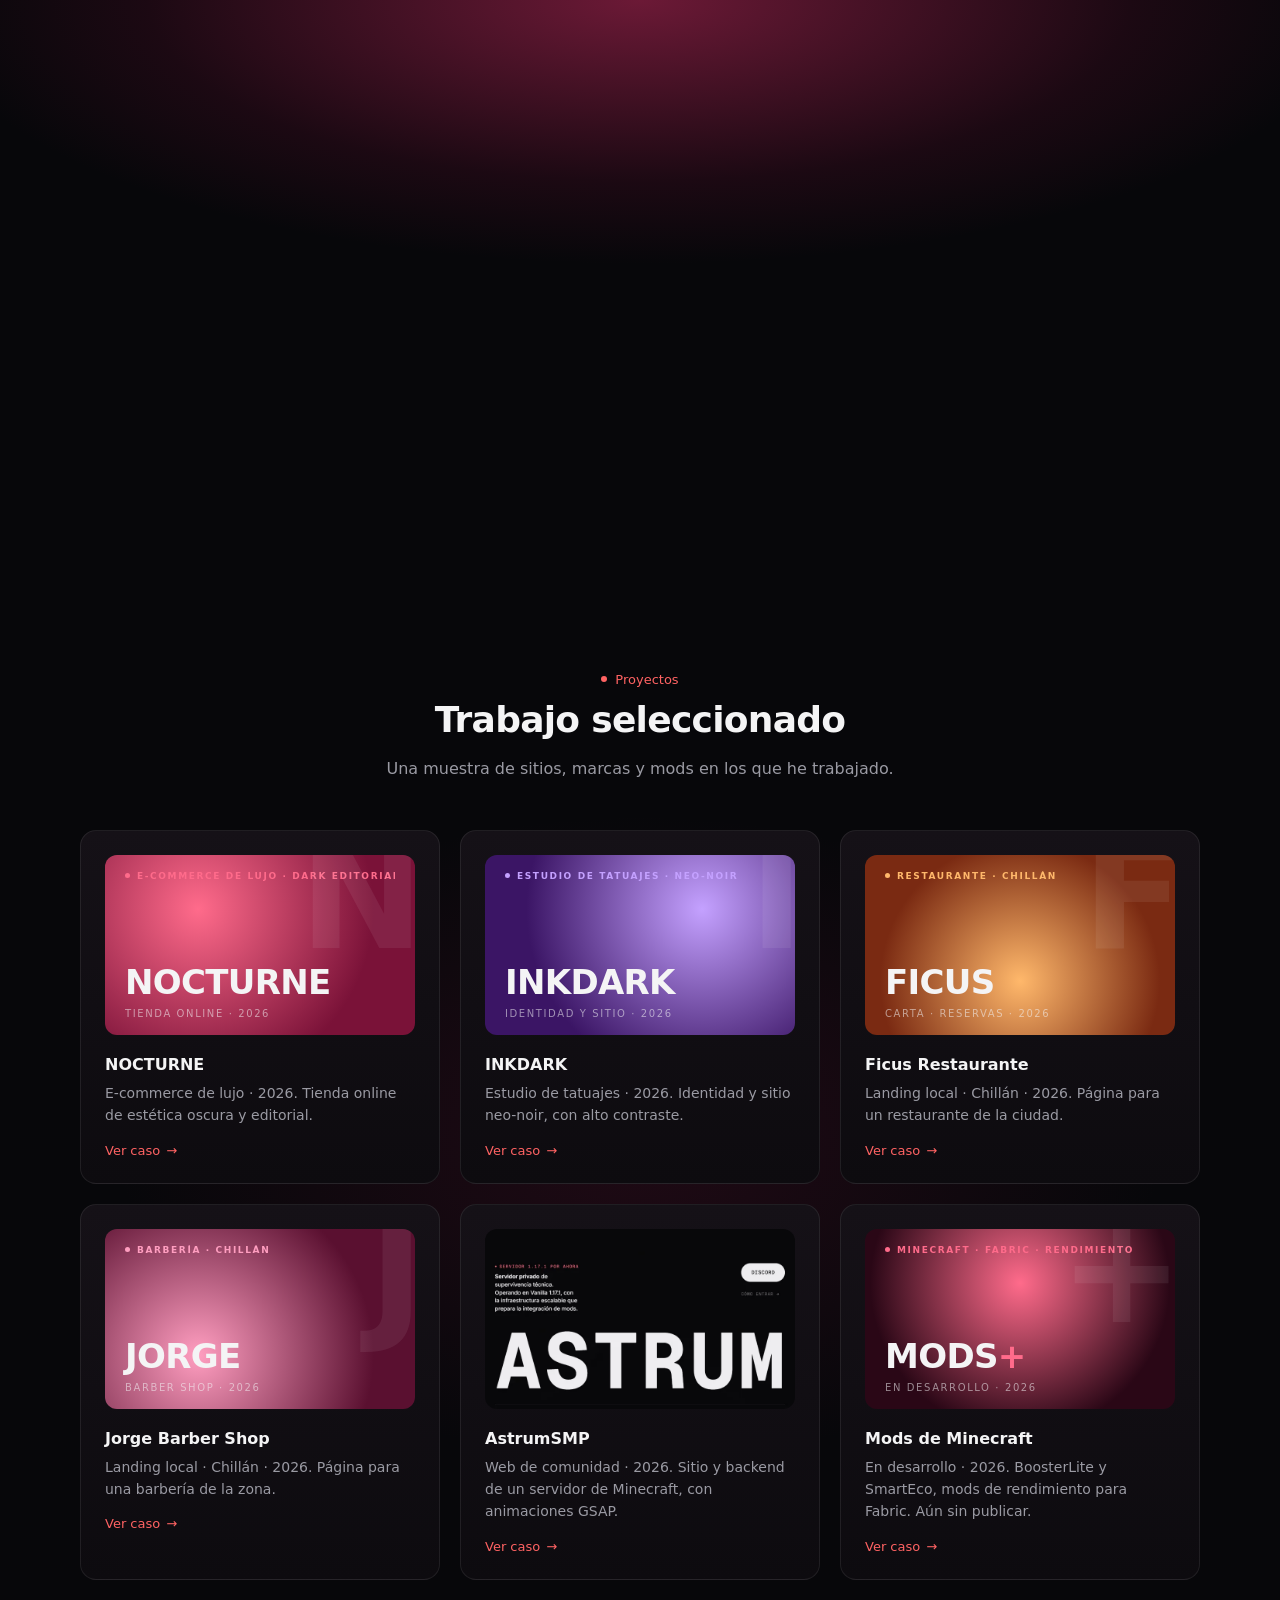
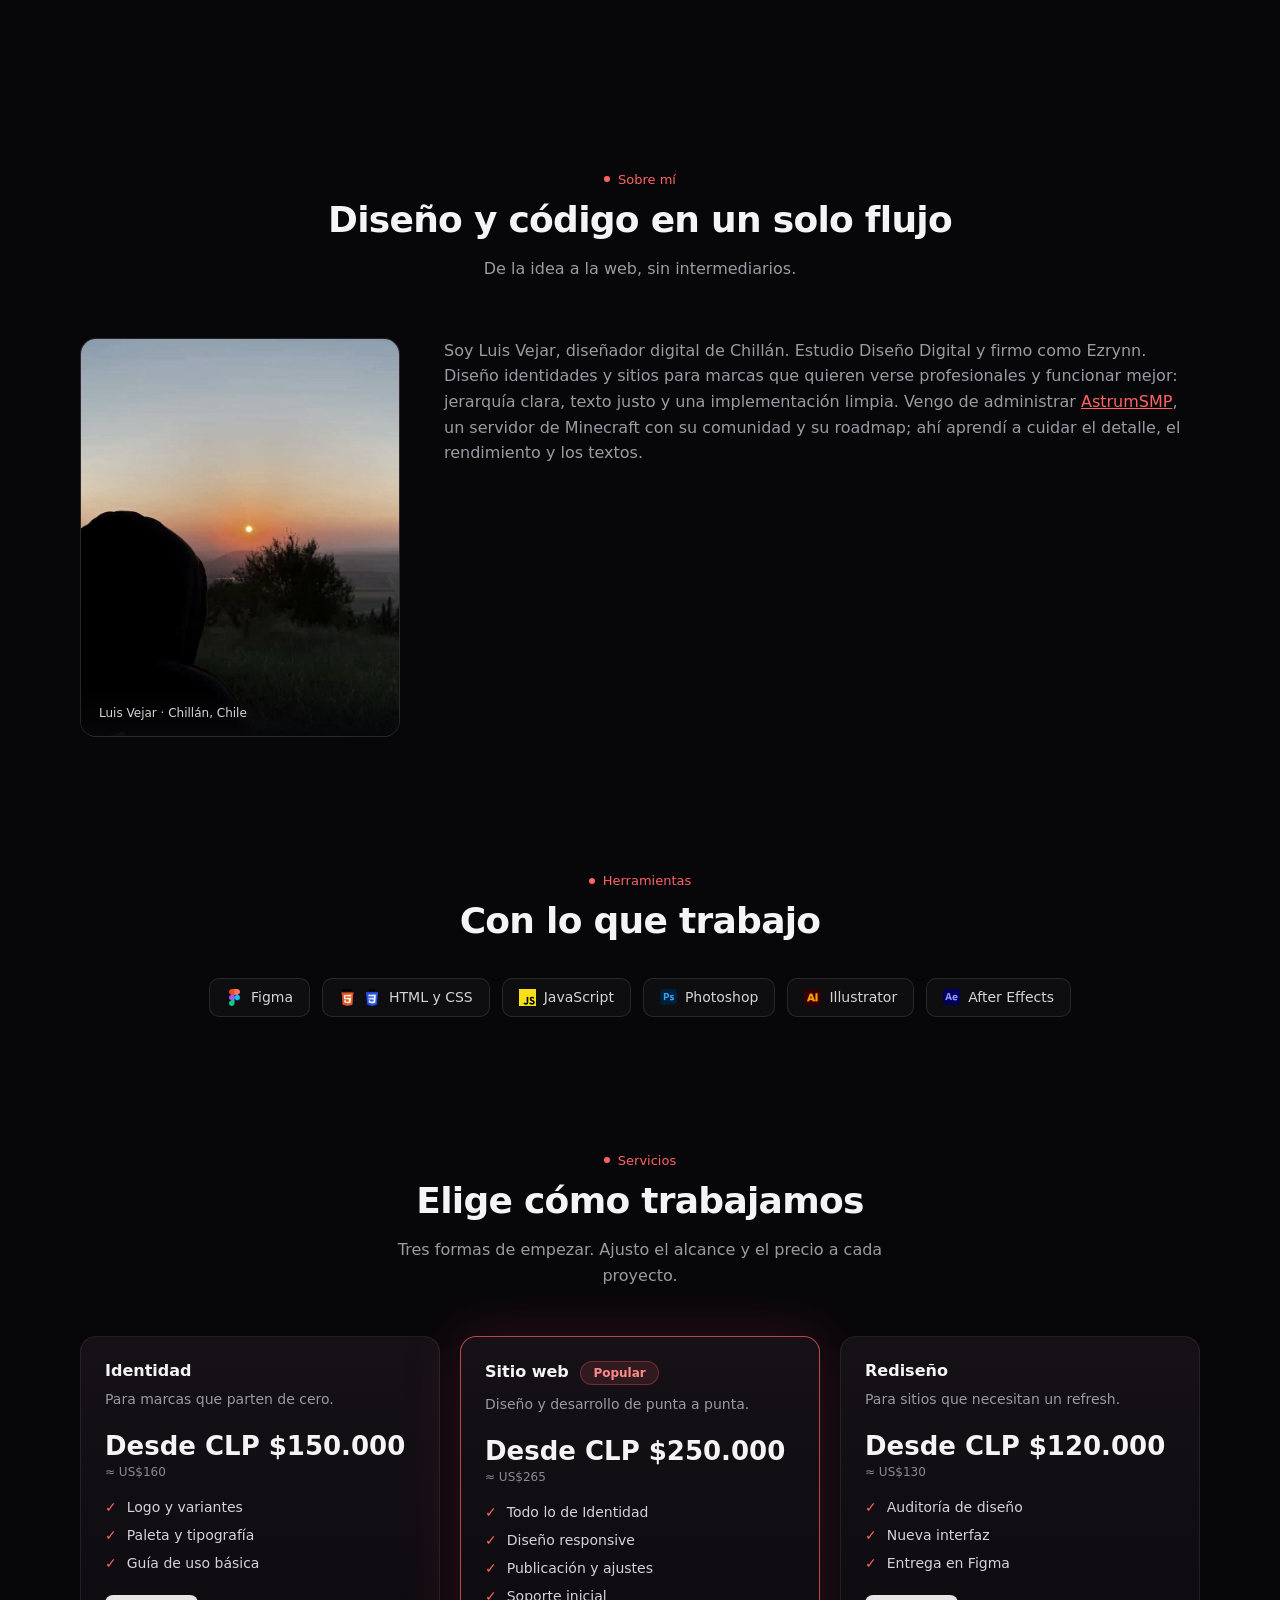
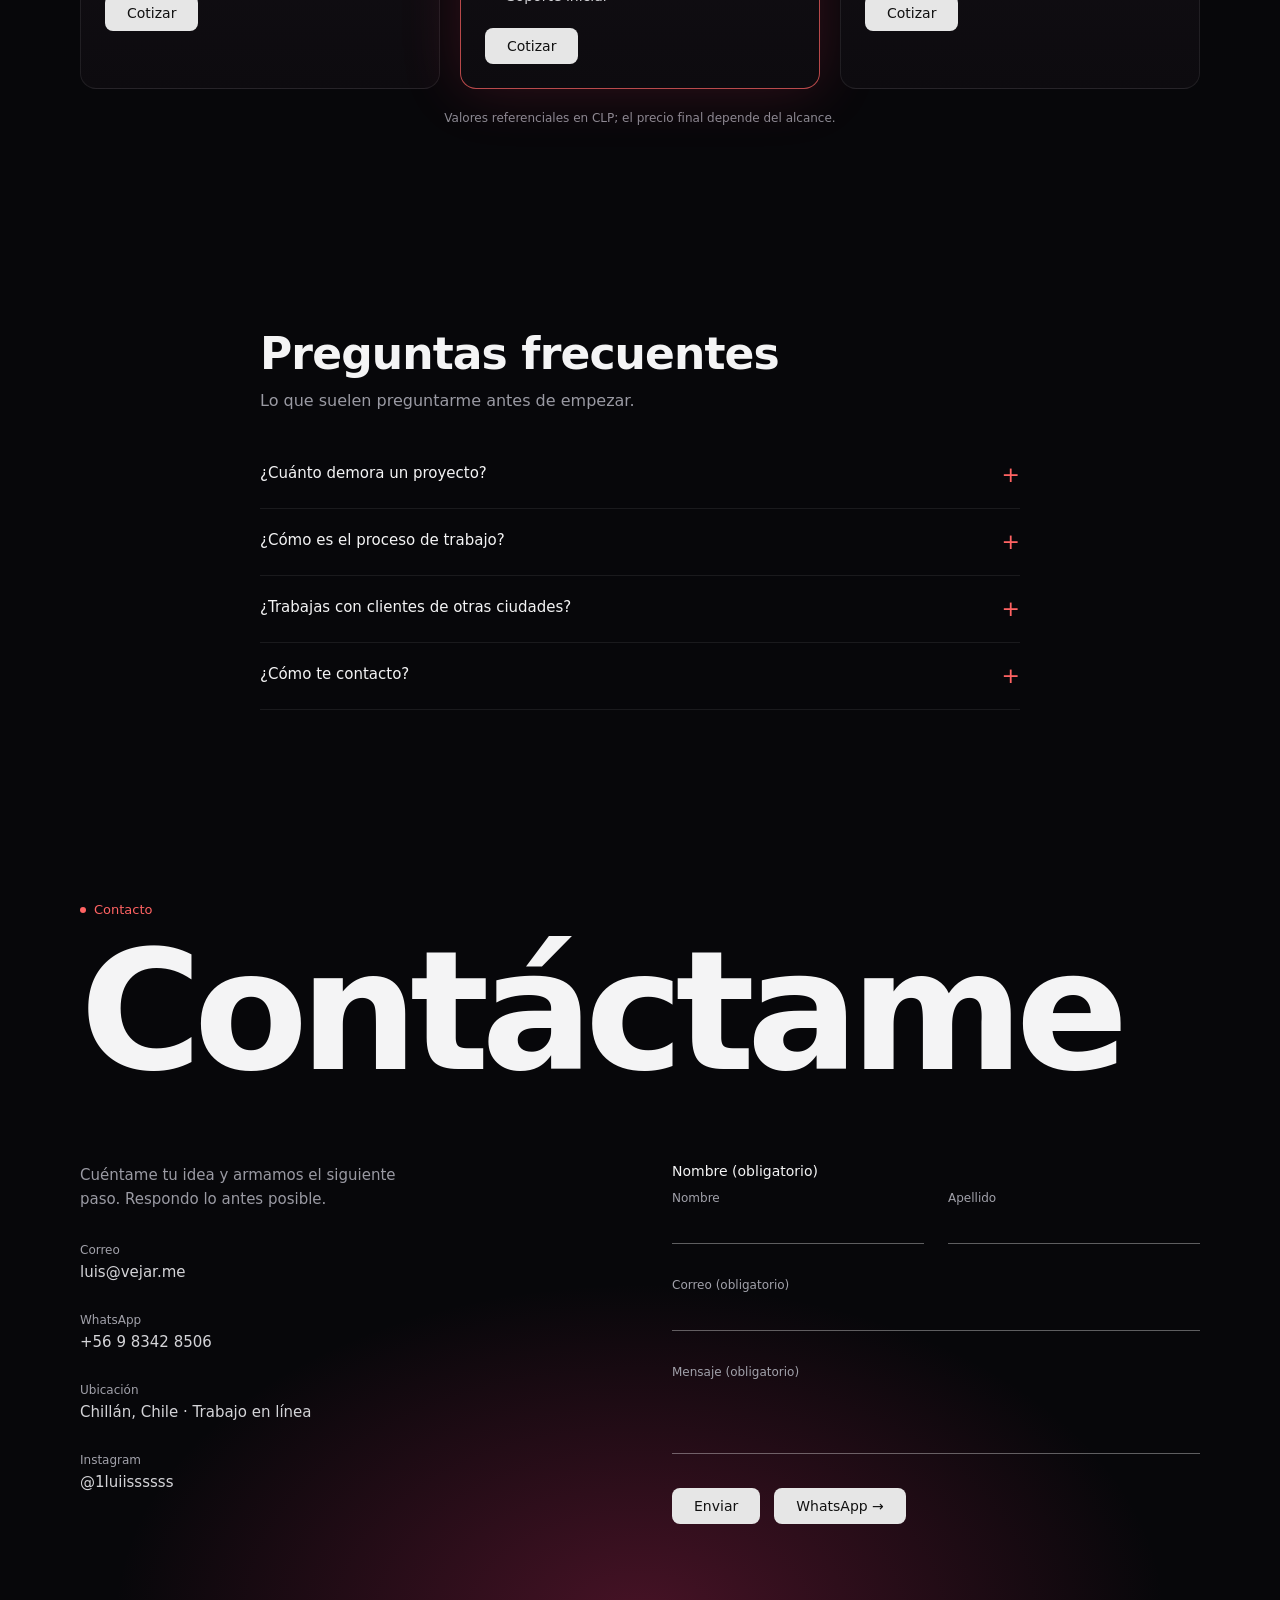
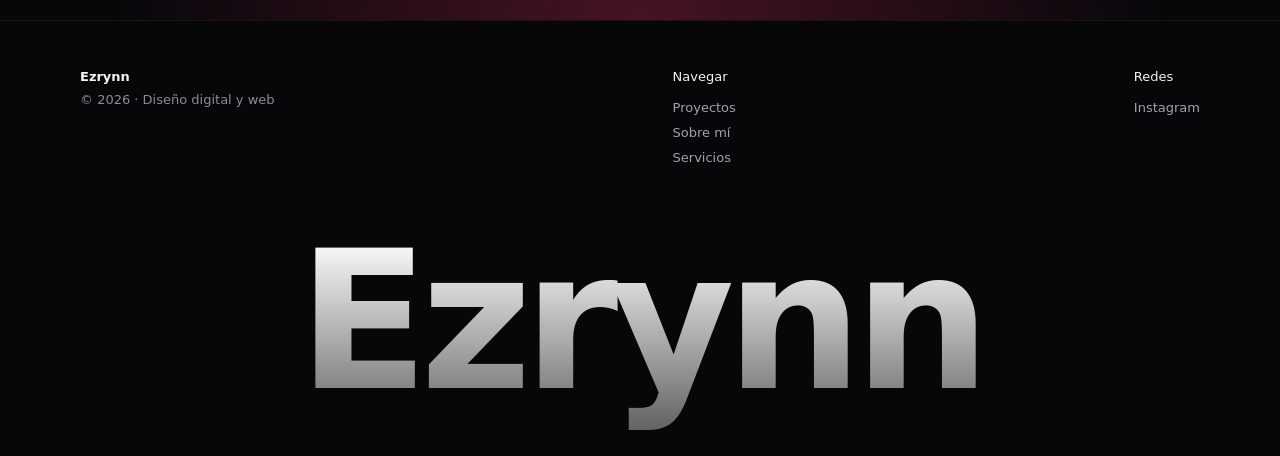
<file: index.html>
<!doctype html>
<html lang="es">
<head>
<meta charset="utf-8">
<meta name="viewport" content="width=device-width, initial-scale=1">
<title>Ezrynn — Portafolio</title>
<meta name="description" content="Portafolio de Ezrynn (Luis Vejar): diseño web, identidad visual e interfaces desde Chillán, Chile.">
<meta name="theme-color" content="#07070a">
<meta property="og:title" content="Ezrynn — Portafolio">
<meta property="og:description" content="Diseño web, identidad visual e interfaces. Disponible para proyectos.">
<meta property="og:image" content="https://vejar.me/og.jpg">
<meta property="og:image:width" content="1200">
<meta property="og:image:height" content="630">
<meta property="og:image:alt" content="Ezrynn — diseño web, identidad visual e interfaces desde Chillán">
<meta property="og:url" content="https://vejar.me/">
<meta property="og:locale" content="es_CL">
<meta property="og:site_name" content="Ezrynn">
<meta name="twitter:card" content="summary_large_image">
<link rel="canonical" href="https://vejar.me/">
<meta http-equiv="Content-Security-Policy" content="default-src 'self'; script-src 'self' 'unsafe-inline' https://gc.zgo.at; style-src 'self' 'unsafe-inline' https://fonts.googleapis.com; font-src https://fonts.gstatic.com; img-src 'self' data: https://vejar.goatcounter.com; connect-src 'self' https://vejar.goatcounter.com;">
<script type="application/ld+json">
{"@context":"https://schema.org","@type":"ProfessionalService","@id":"https://vejar.me/#business","name":"Ezrynn","alternateName":"Luis Vejar","url":"https://vejar.me/","image":"https://vejar.me/og.jpg","logo":"https://vejar.me/og.jpg","email":"luis@vejar.me","telephone":"+56983428506","description":"Diseño web, identidad visual e interfaces desde Chillán, Chile.","priceRange":"$$","address":{"@type":"PostalAddress","addressLocality":"Chillán","addressRegion":"Ñuble","addressCountry":"CL"},"areaServed":["CL","Worldwide"],"sameAs":["https://www.instagram.com/1luiissssss/"],"founder":{"@type":"Person","name":"Luis Vejar","sameAs":["https://www.instagram.com/1luiissssss/"]}}
</script>
<meta name="referrer" content="strict-origin-when-cross-origin">
<link rel="icon" type="image/svg+xml" href="data:image/svg+xml,%3Csvg%20xmlns=%27http://www.w3.org/2000/svg%27%20viewBox=%270%200%20100%20100%27%3E%3Crect%20width=%27100%27%20height=%27100%27%20rx=%2722%27%20fill=%27%23000%27/%3E%3Cpolygon%20fill=%27%23fff%27%20transform=%27translate%2821.00%2022.12%29%20scale%280.1607%29%27%20points=%27135%2C0%20134%2C117%2027%2C78%200%2C163%20111%2C198%2039%2C294%20111%2C346%20179%2C249%20248%2C346%20319%2C293%20249%2C198%20360%2C161%20332%2C78%20225%2C117%20225%2C0%27/%3E%3C/svg%3E">
<script>document.documentElement.className+=' js'</script>
<noscript><style>#pre{display:none}.hz,.rv,.wi{opacity:1!important;transform:none!important}.js .nav{transform:none}</style></noscript>

<link href="https://fonts.googleapis.com/css2?family=Inter:wght@400;500;600;700&display=swap" rel="stylesheet">
<script data-goatcounter="https://vejar.goatcounter.com/count" async src="https://gc.zgo.at/count.js"></script>
<style>
body{margin:0;background:#07070a}
a{color:#a1a1aa;text-decoration:none}a:hover{color:#fff}
.sec{max-width:1120px;margin:0 auto;padding:96px 24px;position:relative}
.eb{color:#ff6363;font-size:13px;font-weight:500;display:flex;gap:8px;align-items:center;justify-content:center}
.eb i{width:6px;height:6px;border-radius:50%;background:#ff6363;display:block}
.h2{font-size:36px;font-weight:600;letter-spacing:-.02em;margin:12px 0 0;text-align:center;color:#f4f4f5;line-height:1.15}
.lead{color:#9a9aa3;font-size:16px;line-height:1.6;text-align:center;max-width:560px;margin:16px auto 0}
.grid{display:grid;grid-template-columns:repeat(auto-fit,minmax(260px,1fr));gap:20px;margin-top:48px}
.card{background:linear-gradient(180deg,#151117,#0d0b0f);border:1px solid rgba(255,255,255,.08);border-radius:16px;padding:24px}
.card h3{margin:0 0 8px;font-size:16px;font-weight:600;color:#f4f4f5}
.card p{margin:0;font-size:14px;line-height:1.6;color:#9a9aa3}
.btn{display:inline-block;background:#e6e6e6;color:#111;font-size:14px;font-weight:500;padding:10px 22px;border-radius:8px}
.btn:hover{color:#111;background:#fff}
.pill{display:inline-block;font-size:12px;color:#ff8a8a;background:rgba(255,99,99,.12);border:1px solid rgba(255,99,99,.3);border-radius:999px;padding:4px 12px}
.thumb{height:180px;border-radius:12px;margin-bottom:20px;position:relative;overflow:hidden}
.thumbp .tp-meta{position:absolute;top:16px;left:20px;right:20px;color:var(--a1);font-size:9px;font-weight:600;letter-spacing:.18em;text-transform:uppercase;white-space:nowrap;overflow:hidden;text-overflow:ellipsis;display:flex;align-items:center;gap:7px}
.thumbp .tp-meta i{width:5px;height:5px;border-radius:50%;background:currentColor;flex:none}
.thumbp .tp-glyph{position:absolute;right:-2px;top:-34px;font-size:150px;font-weight:800;letter-spacing:-.05em;color:rgba(255,255,255,.07);line-height:1;pointer-events:none}
.thumbp .tp-wm{position:absolute;left:20px;bottom:36px;font-size:34px;font-weight:800;letter-spacing:-.02em;color:#f4f4f5;line-height:1}
.thumbp .tp-wm b{color:var(--a1)}
.thumbp .tp-sub{position:absolute;left:20px;right:20px;bottom:16px;font-size:10px;font-weight:500;letter-spacing:.16em;text-transform:uppercase;color:rgba(244,244,245,.55);white-space:nowrap;overflow:hidden;text-overflow:ellipsis}
.chip{display:inline-flex;align-items:center;gap:8px;border:1px solid rgba(255,255,255,.1);background:rgba(255,255,255,.03);color:#d4d4d8;font-size:14px;padding:10px 16px;border-radius:10px}
.chip img{width:17px;height:17px;object-fit:contain;flex:none}
.pr{list-style:none;padding:0;margin:20px 0 24px;display:grid;gap:12px;font-size:14px;color:#d4d4d8}
.pr li:before{content:"✓";color:#ff6363;margin-right:10px}
details{border-bottom:1px solid rgba(255,255,255,.08);padding:22px 0;color:#f4f4f5;font-size:15px;font-weight:500}
summary{cursor:pointer;list-style:none;display:flex;justify-content:space-between}
details p{color:#9a9aa3;font-weight:400;line-height:1.6;margin:12px 0 0;font-size:14px}
.fc{display:grid;align-content:start;gap:10px;font-size:13px}
.cl{display:block;font-size:12px;color:#a1a1aa;margin-bottom:6px}
.ci{display:block;width:100%;box-sizing:border-box;background:transparent;border:0;border-bottom:1px solid rgba(255,255,255,.35);color:#f4f4f5;font:inherit;font-size:15px;padding:10px 0;outline:none}
.ci:focus{border-bottom-color:#ff6363}
.fc b{color:#f4f4f5;font-weight:500;margin-bottom:6px}
html{scroll-behavior:smooth}
html{scroll-padding-top:84px}
html.lock{overflow:hidden}
::selection{background:#ff6363;color:#fff}
:focus-visible{outline:2px solid #ff6363;outline-offset:3px;border-radius:6px}
/* Preloader */
#pre{position:fixed;inset:0;z-index:200;display:grid;place-items:center;background:radial-gradient(ellipse 60% 50% at 50% 55%,rgba(190,40,90,.28),transparent 70%),#07070a;transition:transform .95s cubic-bezier(.77,0,.18,1)}
#pre.out{transform:translateY(-100%)}
.pre-in{width:min(340px,72vw);font-family:Inter,system-ui,sans-serif}
.pre-word{display:inline-block;font-size:clamp(46px,9vw,72px);font-weight:700;letter-spacing:-.045em;line-height:1;background:linear-gradient(90deg,#f4f4f5 var(--p,0%),rgba(244,244,245,.12) var(--p,0%));-webkit-background-clip:text;background-clip:text;color:transparent}
.pre-bar{height:1px;background:rgba(255,255,255,.1);margin-top:22px;overflow:hidden}
.pre-bar i{display:block;height:100%;background:linear-gradient(90deg,#ff6363,#c2255c);transform-origin:0 50%;transform:scaleX(0)}
.pre-meta{display:flex;justify-content:space-between;margin-top:12px;font-size:12px;letter-spacing:.1em;color:#8b8b94;text-transform:uppercase}
/* Barra de progreso */
#bar{position:fixed;top:0;left:0;width:100%;height:2px;z-index:90;background:linear-gradient(90deg,#ff6363,#c2255c);transform-origin:0 50%;transform:scaleX(0)}
/* Navegacion fija */
.nav{position:fixed;top:0;left:0;right:0;z-index:80;border-bottom:1px solid transparent;transition:background .3s,border-color .3s,backdrop-filter .3s,transform .9s cubic-bezier(.2,.7,.2,1) .25s}
.js .nav{transform:translateY(-110%)}
.js body.ready .nav{transform:none}
.nav.sc{background:rgba(7,7,10,.72);-webkit-backdrop-filter:blur(14px);backdrop-filter:blur(14px);border-bottom-color:rgba(255,255,255,.07)}
.navin{max-width:1120px;margin:0 auto;padding:16px 24px;display:flex;align-items:center;justify-content:space-between;gap:16px}
.logo{font-weight:600;font-size:15px;color:#f4f4f5;display:inline-flex;align-items:center;gap:10px}
.mark{height:22px;width:auto;display:block;transition:transform .7s cubic-bezier(.2,.7,.2,1)}
.logo:hover .mark{transform:rotate(72deg)}
.links{display:flex;gap:28px;font-size:13px}
.links a{position:relative;padding:4px 0;transition:color .2s}
.links a::after{content:"";position:absolute;left:0;right:0;bottom:-2px;height:1px;background:#ff6363;transform:scaleX(0);transform-origin:0 50%;transition:transform .3s}
.links a.on{color:#fff}.links a.on::after{transform:scaleX(1)}
@media(max-width:720px){.links{display:none}}
/* Entrada del hero */
.w{display:inline-block;overflow:hidden;vertical-align:top;padding-bottom:.1em;margin-bottom:-.1em}
.wi{display:inline-block;transform:translateY(112%)}
body.ready .wi{transform:none;transition:transform 1.05s cubic-bezier(.2,.7,.2,1) var(--d,0s)}
.hz{opacity:0;transform:translateY(26px);filter:blur(6px)}
body.ready .hz{opacity:1;transform:none;filter:none;transition:opacity .9s ease var(--d,0s),transform 1s cubic-bezier(.2,.7,.2,1) var(--d,0s),filter .9s ease var(--d,0s)}
/* Revelado al hacer scroll */
.rv{opacity:0;transform:translateY(34px);transition:opacity .9s ease var(--d,0s),transform 1s cubic-bezier(.2,.7,.2,1) var(--d,0s)}
.rv.in{opacity:1;transform:none}
.rv.done{transition:transform .35s ease,border-color .35s ease,box-shadow .35s ease;transition-delay:0s}
/* Tarjetas */
.card{position:relative;overflow:hidden}
.card>*{position:relative}
.card::before{content:"";position:absolute;inset:0;border-radius:inherit;pointer-events:none;opacity:0;transition:opacity .3s;background:radial-gradient(360px circle at var(--mx,50%) var(--my,50%),rgba(255,99,120,.15),transparent 60%)}
.card:hover::before{opacity:1}
.card.in:hover{transform:translateY(-4px);border-color:rgba(255,99,99,.35)}
.thumb{transition:transform .6s cubic-bezier(.2,.7,.2,1)}
.card:hover .thumb{transform:scale(1.03)}
.btn{transition:transform .25s,background .25s,box-shadow .25s}
.btn:hover{transform:translateY(-2px);box-shadow:0 10px 30px -12px rgba(255,255,255,.4)}
.btn.btn-ghost{background:transparent;border:1px solid rgba(255,255,255,.18);color:#f4f4f5}
.btn.btn-ghost:hover{background:rgba(255,255,255,.06);border-color:rgba(255,99,99,.55);color:#fff;box-shadow:none}
.chip{transition:border-color .25s,background .25s}
.chip:hover{border-color:rgba(255,99,99,.5);background:rgba(255,99,99,.08)}
/* FAQ */
summary{transition:color .2s}summary:hover{color:#fff}
summary .plus{font-size:22px;line-height:1;color:#ff6363;transition:transform .3s}
details[open] summary .plus{transform:rotate(45deg)}
details[open] p{animation:fd .4s ease}
/* WhatsApp flotante (móvil) */
.wa-float{position:fixed;right:18px;bottom:18px;z-index:75;width:50px;height:50px;border-radius:50%;display:none;place-items:center;background:rgba(13,11,15,.92);border:1px solid rgba(255,99,99,.6);color:#ff6363;box-shadow:0 12px 30px -12px rgba(0,0,0,.9);-webkit-backdrop-filter:blur(10px);backdrop-filter:blur(10px);transition:transform .2s,border-color .2s,background .2s}
.wa-float:hover{transform:translateY(-2px);border-color:#ff6363;background:#151117;color:#fff}
.wa-float svg{width:22px;height:22px;fill:currentColor;display:block}
@media(max-width:760px){.wa-float{display:grid}}
@media(max-width:760px){#hero{padding-top:105px!important;padding-bottom:65px!important}#proyectos{padding-top:64px!important}#proyectos .grid{margin-top:32px}}
@keyframes fd{from{opacity:0;transform:translateY(-6px)}}
.ci.bad{border-bottom-color:#ff6363}
@media(prefers-reduced-motion:reduce){
  *,*::before,*::after{animation:none!important;transition:none!important}
  .hz,.rv,.wi{opacity:1!important;transform:none!important;filter:none!important}
  #pre{display:none}.js .nav{transform:none}
}
/* Selector de idioma */
.lang{border:1px solid rgba(255,255,255,.16);background:transparent;color:#d4d4d8;font-family:inherit;font-size:11px;font-weight:600;letter-spacing:.1em;padding:6px 10px;border-radius:8px;cursor:pointer;line-height:1;transition:border-color .2s,color .2s,background .2s}
.lang:hover{border-color:rgba(255,99,99,.6);color:#fff;background:rgba(255,99,99,.08)}
/* Sobre mí: retrato */
.about-grid{display:grid;grid-template-columns:minmax(220px,320px) 1fr;gap:44px;align-items:start;margin-top:56px}
@media(max-width:760px){.about-grid{grid-template-columns:1fr;gap:32px}}
.portrait{position:relative;margin:0;border-radius:16px;overflow:hidden;border:1px solid rgba(255,255,255,.1);background:linear-gradient(160deg,#1c1016,#0d0b0f);aspect-ratio:4/5}
.portrait img{position:absolute;inset:0;z-index:1;width:100%;height:100%;object-fit:cover;filter:grayscale(.45) contrast(1.06);transition:filter .6s,transform .9s}
.portrait:hover img{filter:grayscale(0);transform:scale(1.03)}
.p-fallback{position:absolute;inset:0;z-index:2;display:grid;place-items:center;font-size:76px;font-weight:700;letter-spacing:-.04em;color:rgba(244,244,245,.1);transition:opacity .4s}
.portrait.has-photo .p-fallback{opacity:0;visibility:hidden}
.portrait figcaption{position:absolute;left:0;right:0;bottom:0;z-index:3;padding:16px 18px;font-size:12px;color:#d4d4d8;background:linear-gradient(0deg,rgba(7,7,10,.92),rgba(7,7,10,0))}
/* Botón de caso */
.case-btn{background:none;border:0;padding:0;margin-top:16px;font-family:inherit;font-size:13px;font-weight:500;color:#ff6363;cursor:pointer;display:inline-flex;align-items:center;gap:6px}
.case-btn:hover{color:#fff}
.case-btn i{font-style:normal;transition:transform .25s}
.case-btn:hover i{transform:translateX(4px)}
/* Diálogo caso */
.case{border:1px solid rgba(255,255,255,.13);border-radius:18px;background:#0d0b0f;color:#f4f4f5;width:calc(100% - 32px);max-width:780px;max-height:calc(100vh - 32px);overflow:auto;padding:0;box-shadow:0 40px 120px rgba(0,0,0,.65)}
.case::backdrop{background:rgba(4,4,7,.72);backdrop-filter:blur(6px)}
.case-in{position:relative;padding:40px 36px 36px;font-family:Inter,system-ui,sans-serif}
.case-x{position:absolute;top:14px;right:14px;width:34px;height:34px;border-radius:50%;border:1px solid rgba(255,255,255,.14);background:transparent;color:#d4d4d8;font-size:18px;line-height:1;cursor:pointer;font-family:inherit}
.case-x:hover{border-color:rgba(255,99,99,.6);color:#fff}
.case h3{font-size:30px;letter-spacing:-.02em;margin:14px 0 6px;color:#f4f4f5}
.case-sub{color:#9a9aa3;font-size:14px;margin:0}
.case-grid{display:grid;grid-template-columns:repeat(3,1fr);gap:24px;margin-top:30px;padding-top:26px;border-top:1px solid rgba(255,255,255,.08)}
.case-grid h4{font-size:11px;letter-spacing:.16em;text-transform:uppercase;color:#ff6363;margin:0 0 10px}
.case-grid p{font-size:14px;line-height:1.65;color:#b8b8c0;margin:0}
@media(max-width:720px){.case-grid{grid-template-columns:1fr;gap:18px}.case-in{padding:34px 22px 26px}}
</style>

</head>
<body>
<div id="pre" aria-hidden="true"><div class="pre-in"><div class="pre-word">Ezrynn</div><div class="pre-bar"><i></i></div><div class="pre-meta"><span data-en="Digital &amp; web design">Diseño digital y web</span><span class="pre-num">00</span></div></div></div>
<div id="bar" aria-hidden="true"></div>

<div style="background:#07070a;color:#f4f4f5;font-family:Inter,system-ui,sans-serif;overflow:hidden">

<header class="nav"><div class="navin">
<a class="logo" href="#top" aria-label="Ezrynn, inicio" data-en-aria="Ezrynn, home"><svg class="mark" viewBox="0 0 361 347" aria-hidden="true"><polygon fill="currentColor" points="135,0 134,117 27,78 0,163 111,198 39,294 111,346 179,249 248,346 319,293 249,198 360,161 332,78 225,117 225,0"/></svg><span>Ezrynn</span></a>
<div class="links"><a href="#proyectos" data-en="Projects">Proyectos</a><a href="#sobre-mi" data-en="About">Sobre mí</a><a href="#servicios" data-en="Services">Servicios</a><a href="#faq">FAQ</a></div>
<div style="display:flex;align-items:center;gap:12px"><button class="lang" id="lang" type="button" aria-label="EN · Cambiar a inglés">EN</button>
<a href="#contacto" class="btn" style="padding:7px 16px;font-size:13px" data-en="Contact">Contacto</a></div>
</div></header>
<main>
<div id="top" style="position:relative;background:radial-gradient(ellipse 70% 55% at 50% 0%,rgba(190,40,90,.55),rgba(90,15,45,.25) 55%,transparent 80%)">
<div id="hero" style="max-width:760px;margin:0 auto;padding:130px 24px 100px;text-align:center">
<span class="pill" data-en="Available for projects">Disponible para proyectos</span>
<h1 style="font-size:clamp(44px,11vw,68px);line-height:1.04;font-weight:700;letter-spacing:-.03em;margin:28px 0 0;color:#fff" data-en-html="Websites<br>with identity">Webs con<br>identidad</h1>
<p style="color:#b4a8ae;font-size:17px;line-height:1.6;margin:24px auto 0;max-width:520px" data-en="I'm Ezrynn, a digital and web designer. I create identities and websites for brands that want to look professional.">Soy Ezrynn, diseñador digital y web. Creo identidades y sitios para marcas que quieren verse profesionales.</p>
<div style="margin-top:30px;display:flex;flex-wrap:wrap;gap:12px;justify-content:center">
<a href="https://wa.me/56983428506?text=Hola%20Luis%2C%20vi%20tu%20portafolio%20y%20quiero%20consultar%20por%20un%20proyecto" target="_blank" rel="noopener" class="btn" data-en="Let's talk">Hablemos</a>
<a href="#proyectos" class="btn btn-ghost" data-en="View projects">Ver proyectos</a>
</div>
<div style="margin-top:16px;font-size:12px;color:#8b8b94" data-en="Chillán, Chile">Chillán, Chile</div>
</div>
</div>

<section class="sec" id="proyectos" style="padding-top:72px;background:radial-gradient(ellipse 60% 40% at 50% 50%,rgba(120,20,60,.22),transparent 75%)">
<div class="eb"><i></i><span data-en="Projects">Proyectos</span></div>
<h2 class="h2" data-en="Selected work">Trabajo seleccionado</h2>
<p class="lead" data-en="A selection of websites, brands and mods I've worked on.">Una muestra de sitios, marcas y mods en los que he trabajado.</p>
<div class="grid" style="grid-template-columns:repeat(auto-fit,minmax(320px,1fr))">
<div class="card"><div class="thumb thumbp" style="--a1:#ff6b8b;--a2:#7a1238;background:radial-gradient(circle at 30% 30%,#ff6b8b,#7a1238 70%)"><div class="tp-meta"><i></i><span data-en="Luxury e-commerce · Dark editorial">E-commerce de lujo · Dark editorial</span></div><div class="tp-glyph">N</div><div class="tp-wm">NOCTURNE</div><div class="tp-sub" data-en="Online store · 2026">Tienda online · 2026</div></div><h3>NOCTURNE</h3><p data-en="Luxury e-commerce · 2026. An online store with a dark, editorial aesthetic.">E-commerce de lujo · 2026. Tienda online de estética oscura y editorial.</p><button class="case-btn" type="button" data-case="nocturne"><span data-en="View case">Ver caso</span><i>→</i></button></div>
<div class="card"><div class="thumb thumbp" style="--a1:#c4a1ff;--a2:#3b1565;background:radial-gradient(circle at 70% 30%,#c4a1ff,#3b1565 70%)"><div class="tp-meta"><i></i><span data-en="Tattoo studio · Neo-noir">Estudio de tatuajes · Neo-noir</span></div><div class="tp-glyph">I</div><div class="tp-wm">INKDARK</div><div class="tp-sub" data-en="Identity and website · 2026">Identidad y sitio · 2026</div></div><h3>INKDARK</h3><p data-en="Tattoo studio · 2026. Neo-noir identity and website with high contrast.">Estudio de tatuajes · 2026. Identidad y sitio neo-noir, con alto contraste.</p><button class="case-btn" type="button" data-case="inkdark"><span data-en="View case">Ver caso</span><i>→</i></button></div>
<div class="card"><div class="thumb thumbp" style="--a1:#ffb86b;--a2:#7a2a12;background:radial-gradient(circle at 50% 70%,#ffb86b,#7a2a12 70%)"><div class="tp-meta"><i></i><span data-en="Restaurant · Chillán">Restaurante · Chillán</span></div><div class="tp-glyph">F</div><div class="tp-wm">FICUS</div><div class="tp-sub" data-en="Menu · Reservations · 2026">Carta · Reservas · 2026</div></div><h3 data-en="Ficus Restaurant">Ficus Restaurante</h3><p data-en="Local landing · Chillán · 2026. A website for a restaurant in the city.">Landing local · Chillán · 2026. Página para un restaurante de la ciudad.</p><button class="case-btn" type="button" data-case="ficus"><span data-en="View case">Ver caso</span><i>→</i></button></div>
<div class="card"><div class="thumb thumbp" style="--a1:#ff9ec0;--a2:#5a1030;background:radial-gradient(circle at 30% 70%,#ff9ec0,#5a1030 70%)"><div class="tp-meta"><i></i><span data-en="Barbershop · Chillán">Barbería · Chillán</span></div><div class="tp-glyph">J</div><div class="tp-wm">JORGE</div><div class="tp-sub" data-en="Barber shop · 2026">Barber shop · 2026</div></div><h3>Jorge Barber Shop</h3><p data-en="Local landing · Chillán · 2026. A website for a local barbershop.">Landing local · Chillán · 2026. Página para una barbería de la zona.</p><button class="case-btn" type="button" data-case="jorge"><span data-en="View case">Ver caso</span><i>→</i></button></div>
<div class="card"><div class="thumb" style="background:url(img/astrumsmp-hero.webp) center/cover no-repeat,radial-gradient(circle at 70% 70%,#8fb8ff,#16285e 70%)" role="img" aria-label="Captura del sitio de AstrumSMP" data-en-aria="AstrumSMP website screenshot"></div><h3>AstrumSMP</h3><p data-en="Community website · 2026. Website and backend for a Minecraft server, with GSAP animations.">Web de comunidad · 2026. Sitio y backend de un servidor de Minecraft, con animaciones GSAP.</p><button class="case-btn" type="button" data-case="astrumsmp"><span data-en="View case">Ver caso</span><i>→</i></button></div>
<div class="card"><div class="thumb thumbp" style="--a1:#ff6b8b;--a2:#2a0716;background:radial-gradient(circle at 50% 30%,#ff6b8b,#2a0716 75%)"><div class="tp-meta"><i></i><span data-en="Minecraft · Fabric · Performance">Minecraft · Fabric · Rendimiento</span></div><div class="tp-glyph">+</div><div class="tp-wm">MODS<b>+</b></div><div class="tp-sub" data-en="In development · 2026">En desarrollo · 2026</div></div><h3 data-en="Minecraft Mods">Mods de Minecraft</h3><p data-en="In development · 2026. BoosterLite and SmartEco, performance mods for Fabric. Not published yet.">En desarrollo · 2026. BoosterLite y SmartEco, mods de rendimiento para Fabric. Aún sin publicar.</p><button class="case-btn" type="button" data-case="mods"><span data-en="View case">Ver caso</span><i>→</i></button></div>
</div>
</section>

<section class="sec" id="sobre-mi">
<div class="eb"><i></i><span data-en="About me">Sobre mí</span></div>
<h2 class="h2" data-en="Design and code in one flow">Diseño y código en un solo flujo</h2>
<p class="lead" data-en="From idea to web, no middlemen.">De la idea a la web, sin intermediarios.</p>
<div class="about-grid">
<figure class="portrait">
<div class="p-fallback" aria-hidden="true">LV</div>
<img src="img/luis.jpg" alt="Luis Vejar, diseñador web" data-en-alt="Luis Vejar, web designer" width="800" height="1000" onload="this.parentNode.classList.add('has-photo')" onerror="this.remove()">
<figcaption>Luis Vejar · Chillán, Chile</figcaption>
</figure>
<p class="lead" style="text-align:left;margin:0;max-width:none" data-en-html="I'm Luis Vejar, a digital designer from Chillán. I study Digital Design and sign my work as Ezrynn. I design identities and websites for brands that want to look professional and work better: clear hierarchy, concise copy and a clean implementation. I come from running <a href='https://zenithstudio.qzz.io' target='_blank' rel='noopener' style='color:#ff6363;text-decoration:underline'>AstrumSMP</a>, a Minecraft server with its community and roadmap; that's where I learned to care about detail, performance and copy.">Soy Luis Vejar, diseñador digital de Chillán. Estudio Diseño Digital y firmo como Ezrynn. Diseño identidades y sitios para marcas que quieren verse profesionales y funcionar mejor: jerarquía clara, texto justo y una implementación limpia. Vengo de administrar <a href="https://zenithstudio.qzz.io" target="_blank" rel="noopener" style="color:#ff6363;text-decoration:underline">AstrumSMP</a>, un servidor de Minecraft con su comunidad y su roadmap; ahí aprendí a cuidar el detalle, el rendimiento y los textos.</p>
</section>

<section class="sec" style="padding-top:40px;padding-bottom:40px">
<div class="eb"><i></i><span data-en="Tools">Herramientas</span></div>
<h2 class="h2" data-en="What I work with">Con lo que trabajo</h2>
<div style="display:flex;flex-wrap:wrap;gap:12px;justify-content:center;margin-top:36px"><span class="chip"><img src="img/ic/figma.png" alt="" loading="lazy">Figma</span><span class="chip"><img src="img/ic/html5.png" alt="" loading="lazy"><img src="img/ic/css3.png" alt="" loading="lazy"><span data-en="HTML &amp; CSS">HTML y CSS</span></span><span class="chip"><img src="img/ic/js.png" alt="" loading="lazy">JavaScript</span><span class="chip"><img src="img/ic/ps.png" alt="" loading="lazy">Photoshop</span><span class="chip"><img src="img/ic/ai.png" alt="" loading="lazy">Illustrator</span><span class="chip"><img src="img/ic/ae.png" alt="" loading="lazy">After Effects</span></div>
</section>

<section class="sec" id="servicios">
<div class="eb"><i></i><span data-en="Services">Servicios</span></div>
<h2 class="h2" data-en="Choose how we work">Elige cómo trabajamos</h2>
<p class="lead" data-en="Three ways to start. I tailor scope and price to each project.">Tres formas de empezar. Ajusto el alcance y el precio a cada proyecto.</p>
<div class="grid" style="align-items:stretch">
<div class="card"><h3 data-en="Identity">Identidad</h3><p data-en="For brands starting from scratch.">Para marcas que parten de cero.</p><div style="font-size:26px;font-weight:600;margin-top:20px"><span data-en="From CLP $150.000">Desde CLP $150.000</span></div><div style="font-size:12px;color:#8b8b94;margin-top:4px">≈ US$160</div><ul class="pr"><li data-en="Logo and variations">Logo y variantes</li><li data-en="Palette and typography">Paleta y tipografía</li><li data-en="Basic usage guide">Guía de uso básica</li></ul><a href="#contacto" class="btn" data-en="Get a quote">Cotizar</a></div>
<div class="card" style="border-color:rgba(255,99,99,.7);box-shadow:0 0 60px rgba(255,60,100,.18)"><h3><span data-en="Website">Sitio web</span> <span class="pill" style="margin-left:6px" data-en="Popular">Popular</span></h3><p data-en="End-to-end design and development.">Diseño y desarrollo de punta a punta.</p><div style="font-size:26px;font-weight:600;margin-top:20px"><span data-en="From CLP $250.000">Desde CLP $250.000</span></div><div style="font-size:12px;color:#8b8b94;margin-top:4px">≈ US$265</div><ul class="pr"><li data-en="Everything in Identity">Todo lo de Identidad</li><li data-en="Responsive design">Diseño responsive</li><li data-en="Launch and tweaks">Publicación y ajustes</li><li data-en="Initial support">Soporte inicial</li></ul><a href="#contacto" class="btn" data-en="Get a quote">Cotizar</a></div>
<div class="card"><h3 data-en="Redesign">Rediseño</h3><p data-en="For websites that need a refresh.">Para sitios que necesitan un refresh.</p><div style="font-size:26px;font-weight:600;margin-top:20px"><span data-en="From CLP $120.000">Desde CLP $120.000</span></div><div style="font-size:12px;color:#8b8b94;margin-top:4px">≈ US$130</div><ul class="pr"><li data-en="Design audit">Auditoría de diseño</li><li data-en="New interface">Nueva interfaz</li><li data-en="Figma delivery">Entrega en Figma</li></ul><a href="#contacto" class="btn" data-en="Get a quote">Cotizar</a></div>
</div>
<p style="text-align:center;color:#8b8b94;font-size:12px;margin:22px 0 0" data-en="Reference prices in CLP; the final quote depends on scope.">Valores referenciales en CLP; el precio final depende del alcance.</p>
</section>

<section class="sec" id="faq" style="max-width:760px">
<h2 class="h2" style="text-align:left;font-size:44px" data-en="Frequently asked questions">Preguntas frecuentes</h2>
<p style="color:#9a9aa3;margin:12px 0 32px" data-en="What people usually ask me before we start.">Lo que suelen preguntarme antes de empezar.</p>
<details><summary><span data-en="How long does a project take?">¿Cuánto demora un proyecto?</span><span class="plus" aria-hidden="true">+</span></summary><p data-en="It depends on scope: a landing page can be done in a few days; a full site or an identity takes longer. You get a clear timeline in the proposal.">Depende del alcance: una landing puede resolverse en pocos días; un sitio completo o una identidad toman más. Te doy un plazo claro en la propuesta.</p></details>
<details><summary><span data-en="What's the process like?">¿Cómo es el proceso de trabajo?</span><span class="plus" aria-hidden="true">+</span></summary><p data-en="We start with a brief to understand your business, I send a proposal with scope and timeline, we go through review rounds, and I deliver the final files or the published site.">Parto con un brief para entender tu negocio, te envío una propuesta con alcance y plazo, avanzamos con rondas de revisión y entrego los archivos finales o el sitio publicado.</p></details>
<details><summary><span data-en="Do you work with clients from other cities?">¿Trabajas con clientes de otras ciudades?</span><span class="plus" aria-hidden="true">+</span></summary><p data-en="Yes, everything is coordinated online.">Sí, todo se coordina en línea.</p></details>
<details><summary><span data-en="How can I contact you?">¿Cómo te contacto?</span><span class="plus" aria-hidden="true">+</span></summary><p data-en="Email me at luis@vejar.me and I'll reply soon.">Escríbeme a luis@vejar.me y te respondo pronto.</p></details>
</section>

<section class="sec" id="contacto" style="padding-bottom:96px;background:radial-gradient(ellipse 60% 55% at 50% 100%,rgba(190,40,90,.35),transparent 75%)">
<div class="eb" style="justify-content:flex-start"><i></i><span data-en="Contact">Contacto</span></div>
<h2 style="margin:16px 0 0;font-size:clamp(64px,13vw,168px);line-height:.95;font-weight:700;letter-spacing:-.05em;color:#f4f4f5" data-en="Let's talk">Contáctame</h2>
<div style="display:grid;grid-template-columns:repeat(auto-fit,minmax(300px,1fr));gap:56px 64px;margin-top:72px">
<div style="display:grid;gap:32px;align-content:start;font-size:15px;color:#d4d4d8">
<p style="margin:0;color:#9a9aa3;line-height:1.6;max-width:360px" data-en="Tell me your idea and we'll plan the next step. I reply as soon as possible.">Cuéntame tu idea y armamos el siguiente paso. Respondo lo antes posible.</p>
<div><div class="cl" data-en="Email">Correo</div><a href="mailto:luis@vejar.me" style="color:#d4d4d8">luis@vejar.me</a></div>
<div><div class="cl">WhatsApp</div><a href="https://wa.me/56983428506?text=Hola%20Luis%2C%20vi%20tu%20portafolio%20y%20quiero%20consultar%20por%20un%20proyecto" target="_blank" rel="noopener" style="color:#d4d4d8">+56 9 8342 8506</a></div>
<div><div class="cl" data-en="Location">Ubicación</div><span data-en="Chillán, Chile · Working online">Chillán, Chile · Trabajo en línea</span></div>
<div><div class="cl">Instagram</div><a href="https://www.instagram.com/1luiissssss/" style="color:#d4d4d8">@1luiissssss</a></div>
</div>
<div style="display:grid;gap:28px">
<div><div class="cl" style="color:#f4f4f5;font-size:14px;margin-bottom:12px" data-en="Name (required)">Nombre (obligatorio)</div>
<div style="display:grid;grid-template-columns:1fr 1fr;gap:24px">
<label class="cl"><span data-en="Name">Nombre</span><input class="ci" type="text"></label>
<label class="cl"><span data-en="Last name">Apellido</span><input class="ci" type="text"></label>
</div></div>
<label class="cl"><span data-en="Email (required)">Correo (obligatorio)</span><input class="ci" type="email"></label>
<label class="cl"><span data-en="Message (required)">Mensaje (obligatorio)</span><textarea class="ci" rows="3" style="resize:none"></textarea></label>
<div style="display:flex;flex-wrap:wrap;align-items:center;gap:14px"><button type="button" id="send" class="btn" style="border:0;cursor:pointer;font-family:inherit" data-en="Send">Enviar</button><a class="btn" href="https://wa.me/56983428506?text=Hola%20Luis%2C%20vi%20tu%20portafolio%20y%20quiero%20consultar%20por%20un%20proyecto" target="_blank" rel="noopener" style="border:0;cursor:pointer">WhatsApp →</a><span id="msg" role="status" style="font-size:13px;color:#9a9aa3"></span></div>
</div>
</div>
</section>
</main>

<a class="wa-float" href="https://wa.me/56983428506?text=Hola%20Luis%2C%20vi%20tu%20portafolio%20y%20quiero%20consultar%20por%20un%20proyecto" target="_blank" rel="noopener" aria-label="Escribir por WhatsApp" data-en-aria="Message on WhatsApp"><svg viewBox="0 0 24 24" aria-hidden="true"><path d="M17.472 14.382c-.297-.149-1.758-.867-2.03-.967-.273-.099-.471-.148-.67.15-.197.297-.767.966-.94 1.164-.173.199-.347.223-.644.075-.297-.15-1.255-.463-2.39-1.475-.883-.788-1.48-1.761-1.653-2.059-.173-.297-.018-.458.13-.606.134-.133.298-.347.446-.52.149-.174.198-.298.298-.497.099-.198.05-.371-.025-.52-.075-.149-.669-1.612-.916-2.207-.242-.579-.487-.5-.669-.51-.173-.008-.371-.01-.57-.01-.198 0-.52.074-.792.372-.272.297-1.04 1.016-1.04 2.479 0 1.462 1.065 2.875 1.213 3.074.149.198 2.096 3.2 5.077 4.487.709.306 1.262.489 1.694.625.712.227 1.36.195 1.871.118.571-.085 1.758-.719 2.006-1.413.248-.694.248-1.289.173-1.413-.074-.124-.272-.198-.57-.347m-5.421 7.403h-.004a9.87 9.87 0 01-5.031-1.378l-.361-.214-3.741.982.998-3.648-.235-.374a9.86 9.86 0 01-1.51-5.26c.001-5.45 4.436-9.884 9.888-9.884 2.64 0 5.122 1.03 6.988 2.898a9.825 9.825 0 012.893 6.994c-.003 5.45-4.437 9.884-9.885 9.884m8.413-18.297A11.815 11.815 0 0012.05 0C5.495 0 .16 5.335.157 11.892c0 2.096.547 4.142 1.588 5.945L.057 24l6.305-1.654a11.882 11.882 0 005.683 1.448h.005c6.554 0 11.89-5.335 11.893-11.893a11.821 11.821 0 00-3.48-8.413z"/></svg></a>

<footer style="border-top:1px solid rgba(255,255,255,.06)"><div style="max-width:1120px;margin:0 auto;padding:48px 24px;display:flex;flex-wrap:wrap;gap:40px;justify-content:space-between;color:#8b8b94;font-size:13px">
<div style="font-weight:600;color:#f4f4f5">Ezrynn<div style="font-weight:400;color:#8b8b94;margin-top:8px" data-en="© 2026 · Digital &amp; web design">© 2026 · Diseño digital y web</div></div>
<div class="fc"><b data-en="Browse">Navegar</b><a href="#proyectos" data-en="Projects">Proyectos</a><a href="#sobre-mi" data-en="About">Sobre mí</a><a href="#servicios" data-en="Services">Servicios</a></div>
<div class="fc"><b data-en="Social">Redes</b><a href="https://www.instagram.com/1luiissssss/">Instagram</a></div>
</div>
<div aria-label="Ezrynn" style="max-width:1120px;margin:0 auto;padding:0 24px 24px;overflow:hidden;text-align:center;font-size:clamp(60px,15vw,200px);line-height:1.14;font-weight:700;letter-spacing:-.045em;background:linear-gradient(180deg,#f4f4f5 15%,rgba(244,244,245,.3));-webkit-background-clip:text;background-clip:text;color:transparent">Ezrynn</div></footer>

</div>

<dialog class="case" id="case" aria-labelledby="case-title">
<div class="case-in">
<button class="case-x" id="case-x" type="button" aria-label="Cerrar" data-en-aria="Close">×</button>
<div class="eb" style="justify-content:flex-start"><i></i><span id="case-kind"></span></div>
<h3 id="case-title"></h3>
<p class="case-sub" id="case-sub"></p>
<div class="case-grid">
<div><h4 data-en="Problem">Problema</h4><p id="case-p"></p></div>
<div><h4 data-en="Solution">Solución</h4><p id="case-s"></p></div>
<div><h4 data-en="Result">Resultado</h4><p id="case-r"></p></div>
</div>
<div style="margin-top:30px"><a href="#contacto" class="btn" id="case-cta" data-en="I want something like this">Quiero algo así</a></div>
</div>
</dialog>

<script>
(function(){
var d=document,h=d.documentElement,b=d.body,rm=matchMedia('(prefers-reduced-motion:reduce)').matches;
if('scrollRestoration' in history)history.scrollRestoration='manual';
scrollTo(0,0);

/* Idioma ES/EN */
var I18N={
  es:{title:'Ezrynn — Portafolio',desc:'Portafolio de Ezrynn (Luis Vejar): diseño web, identidad visual e interfaces desde Chillán, Chile.',fill:'Completa tu nombre, un correo válido y el mensaje.',opening:'Abriendo tu app de correo…',subject:'Contacto desde el portafolio — '},
  en:{title:'Ezrynn — Portfolio',desc:'Ezrynn (Luis Vejar) portfolio: web design, visual identity and interfaces from Chillán, Chile.',fill:'Please fill in your name, a valid email and a message.',opening:'Opening your mail app…',subject:'Portfolio contact — '}
};
var lang='es';
try{if(localStorage.getItem('lang')==='en')lang='en'}catch(e){}
function T(){return I18N[lang]}
function applyLang(l){
  lang=l;
  var L=I18N[l];
  h.setAttribute('lang',l);
  [].forEach.call(d.querySelectorAll('[data-en],[data-en-html]'),function(el){
    if(el.dataset.esHtml===undefined)el.dataset.esHtml=el.innerHTML;
    el.innerHTML=l==='en'?(el.getAttribute('data-en-html')||el.getAttribute('data-en')):el.dataset.esHtml;
  });
  [].forEach.call(d.querySelectorAll('[data-en-ph]'),function(el){
    if(el.dataset.esPh===undefined)el.dataset.esPh=el.getAttribute('placeholder')||'';
    el.setAttribute('placeholder',l==='en'?el.getAttribute('data-en-ph'):el.dataset.esPh);
  });
  [].forEach.call(d.querySelectorAll('[data-en-alt]'),function(el){
    if(el.dataset.esAlt===undefined)el.dataset.esAlt=el.getAttribute('alt')||'';
    el.setAttribute('alt',l==='en'?el.getAttribute('data-en-alt'):el.dataset.esAlt);
  });
  [].forEach.call(d.querySelectorAll('[data-en-aria]'),function(el){
    if(el.dataset.esAria===undefined)el.dataset.esAria=el.getAttribute('aria-label')||'';
    el.setAttribute('aria-label',l==='en'?el.getAttribute('data-en-aria'):el.dataset.esAria);
  });
  d.title=L.title;
  var md=d.querySelector('meta[name="description"]');if(md)md.setAttribute('content',L.desc);
  var lb=d.getElementById('lang');
  if(lb){lb.textContent=l==='es'?'EN':'ES';lb.setAttribute('aria-label',l==='es'?'EN · Cambiar a inglés':'ES · Switch to Spanish')}
  var hh=d.getElementById('hero');
  if(hh){var ht=hh.querySelector('h1');if(ht)ht.setAttribute('aria-label',(ht.innerText||ht.textContent).replace(/\s+/g,' ').trim())}
}
applyLang(lang);
var langBtn=d.getElementById('lang');
if(langBtn)langBtn.addEventListener('click',function(){
  applyLang(lang==='es'?'en':'es');
  try{localStorage.setItem('lang',lang)}catch(e){}
});

/* Hero: palabras del titular y elementos escalonados */
var hero=d.getElementById('hero'),h1=hero.querySelector('h1');
(function(el){
  var label=(el.innerText||el.textContent).replace(/\s+/g,' ').trim(),nodes=[].slice.call(el.childNodes),i=0;
  el.setAttribute('aria-label',label);el.textContent='';
  nodes.forEach(function(n){
    if(n.nodeType===3){
      n.textContent.split(/(\s+)/).forEach(function(t){
        if(!t)return;
        if(/^\s+$/.test(t)){el.appendChild(d.createTextNode(' '));return}
        var w=d.createElement('span'),s=d.createElement('span');
        w.className='w';w.setAttribute('aria-hidden','true');s.className='wi';s.textContent=t;
        s.style.setProperty('--d',(0.1+i*0.09)+'s');w.appendChild(s);el.appendChild(w);i++;
      });
    }else{el.appendChild(n)}
  });
})(h1);
[].forEach.call(hero.children,function(c,i){if(c!==h1){c.classList.add('hz');c.style.setProperty('--d',(0.35+i*0.13)+'s')}});

/* Pantalla de carga */
var pre=d.getElementById('pre');
function go(){b.classList.add('ready')}
if(rm||!pre){if(pre)pre.remove();h.classList.remove('lock');go()}
else{
  var word=pre.querySelector('.pre-word'),num=pre.querySelector('.pre-num'),fill=pre.querySelector('.pre-bar i');
  var loaded=false,t0=performance.now(),dur=1600;
  h.classList.add('lock');
  Promise.all([
    (d.fonts&&d.fonts.ready)?d.fonts.ready:Promise.resolve(),
    new Promise(function(r){if(d.readyState==='complete')r();else addEventListener('load',r)})
  ]).then(function(){loaded=true});
  setTimeout(function(){loaded=true},4000);
  (function tick(now){
    var p=Math.min((now-t0)/dur,1),v=1-Math.pow(1-p,3);
    if(!loaded)v=Math.min(v,0.92);
    word.style.setProperty('--p',(v*100)+'%');
    num.textContent=String(Math.round(v*100)).padStart(2,'0');
    fill.style.transform='scaleX('+v+')';
    if(p>=1&&loaded){
      pre.classList.add('out');h.classList.remove('lock');
      setTimeout(go,380);setTimeout(function(){pre.remove()},1100);return;
    }
    requestAnimationFrame(tick);
  })(t0);
}

/* Revelado al hacer scroll */
var sel='.sec .eb,.sec .h2,.sec .lead,.grid .card,details,.chip,#sobre-mi>div[style*="border-radius:20px"],#contacto>h2,#contacto>div:not(.eb),footer>div';
var items=[].slice.call(d.querySelectorAll(sel)).filter(function(el){return !el.closest('#hero')});
var io=new IntersectionObserver(function(es){es.forEach(function(e){
  if(!e.isIntersecting)return;var el=e.target;el.classList.add('in');io.unobserve(el);
  setTimeout(function(){el.classList.add('done')},1600);
})},{threshold:0.12,rootMargin:'0px 0px -6% 0px'});
items.forEach(function(el){
  var idx=[].indexOf.call(el.parentNode.children,el);
  el.classList.add('rv');el.style.setProperty('--d',(Math.min(idx,6)*0.08)+'s');io.observe(el);
});

/* Barra de progreso, nav y seccion activa */
var nav=d.querySelector('.nav'),bar=d.getElementById('bar'),busy=false;
function onScroll(){
  var max=h.scrollHeight-innerHeight;
  bar.style.transform='scaleX('+(max>0?Math.min(scrollY/max,1):0)+')';
  nav.classList.toggle('sc',scrollY>20);busy=false;
}
addEventListener('scroll',function(){if(!busy){busy=true;requestAnimationFrame(onScroll)}},{passive:true});onScroll();
var links=[].slice.call(d.querySelectorAll('.links a'));
var so=new IntersectionObserver(function(es){es.forEach(function(e){
  if(e.isIntersecting)links.forEach(function(a){a.classList.toggle('on',a.getAttribute('href')==='#'+e.target.id)});
})},{rootMargin:'-45% 0px -50% 0px'});
links.forEach(function(a){var s=d.querySelector(a.getAttribute('href'));if(s)so.observe(s)});

/* Luz que sigue al cursor en las tarjetas */
d.querySelectorAll('.card').forEach(function(c){
  c.addEventListener('pointermove',function(e){
    var r=c.getBoundingClientRect();
    c.style.setProperty('--mx',(e.clientX-r.left)+'px');c.style.setProperty('--my',(e.clientY-r.top)+'px');
  });
});

/* Formulario: valida y abre el correo */
var send=d.getElementById('send'),msg=d.getElementById('msg'),f=[].slice.call(d.querySelectorAll('#contacto .ci'));
if(send)f.forEach(function(x){if(x.tagName!=='TEXTAREA')x.addEventListener('keydown',function(e){if(e.key==='Enter'){e.preventDefault();send.click()}})});
if(send&&f.length>=4)send.addEventListener('click',function(){
  f.forEach(function(x){x.classList.remove('bad')});
  var n=f[0].value.trim(),a=f[1].value.trim(),mail=f[2].value.trim(),t=f[3].value.trim(),ok=true;
  if(!n){f[0].classList.add('bad');ok=false}
  if(!/^[^\s@]+@[^\s@]+\.[^\s@]+$/.test(mail)){f[2].classList.add('bad');ok=false}
  if(!t){f[3].classList.add('bad');ok=false}
  if(!ok){msg.textContent=T().fill;msg.style.color='#ff8a8a';return}
  var body=(lang==='en'?"Hi, I'm ":'Hola, soy ')+n+(a?' '+a:'')+' ('+mail+').\n\n'+t;
  location.href='mailto:luis@vejar.me?subject='+encodeURIComponent(T().subject+n)+'&body='+encodeURIComponent(body);
  msg.textContent=T().opening;msg.style.color='#9a9aa3';
});

/* Casos de estudio */
var CASES={
nocturne:{
  es:{kind:'Proyecto de portafolio · E-commerce',title:'NOCTURNE',sub:'Moda de lujo · Dark editorial · 2026',problem:'Las tiendas de lujo online suelen caer en plantillas genéricas: catálogo plano, poca atmósfera y una experiencia que no está a la altura del producto.',solution:'Sistema editorial oscuro: tipografía de alto contraste, grilla amplia de producto y microinteracciones sobrias. El negro es lienzo, no decoración.',result:'Identidad y home de tienda resueltos: sistema tipográfico, grilla responsive y guía para catálogo, ficha y checkout.'},
  en:{kind:'Portfolio project · E-commerce',title:'NOCTURNE',sub:'Luxury fashion · Dark editorial · 2026',problem:"Luxury stores online often fall into generic templates: flat catalogs, little atmosphere and an experience that doesn't match the product.",solution:'A dark editorial system: high-contrast type, a generous product grid and restrained micro-interactions. Black is the canvas, not decoration.',result:'Identity and store home resolved: type system, responsive grid and guidelines for catalog, product page and checkout.'}
},
inkdark:{
  es:{kind:'Proyecto de portafolio · Identidad + sitio',title:'INKDARK',sub:'Estudio de tatuajes · Neo-noir · 2026',problem:'Los estudios de tatuaje compiten en Instagram, pero sus sitios rara vez transmiten el estilo que venden ni hacen fácil reservar.',solution:'Identidad neo-noir de alto contraste y una landing con galería, estilos y reserva directa por WhatsApp.',result:'Marca y sitio coherentes: el visitante entiende el estilo del estudio en segundos y puede reservar sin salir de la página.'},
  en:{kind:'Portfolio project · Identity + website',title:'INKDARK',sub:'Tattoo studio · Neo-noir · 2026',problem:"Tattoo studios compete on Instagram, but their websites rarely convey the style they sell or make booking easy.",solution:'A high-contrast neo-noir identity and a landing page with gallery, styles and direct WhatsApp booking.',result:"Consistent brand and site: visitors get the studio's style in seconds and can book without leaving the page."}
},
ficus:{
  es:{kind:'Proyecto de portafolio · Landing',title:'Ficus Restaurante',sub:'Restaurante · Chillán · 2026',problem:'Carta en PDF, horarios en una story y reservas por DM: la información del restaurante vive dispersa en redes.',solution:'Landing de una página con carta, horarios, ubicación y CTA de reserva; jerarquía clara y lectura cómoda en móvil.',result:'Todo en un solo lugar y un camino directo a la reserva, sin depender del algoritmo.'},
  en:{kind:'Portfolio project · Landing page',title:'Ficus Restaurant',sub:'Restaurant · Chillán · 2026',problem:"Menu in a PDF, hours in a story and bookings by DM: the restaurant's information lives scattered across social media.",solution:'A one-page landing with menu, hours, location and a booking CTA; clear hierarchy and comfortable mobile reading.',result:'Everything in one place and a direct path to booking, without depending on the algorithm.'}
},
jorge:{
  es:{kind:'Proyecto de portafolio · Landing',title:'Jorge Barber Shop',sub:'Barbería · Chillán · 2026',problem:'La barbería solo existía en Instagram: sin horarios claros ni una forma rápida de agendar.',solution:'Landing con servicios, precios, horarios y botón de WhatsApp con mensaje pre-escrito.',result:'Un enlace único para compartir y agendar en dos toques.'},
  en:{kind:'Portfolio project · Landing page',title:'Jorge Barber Shop',sub:'Barbershop · Chillán · 2026',problem:'The barbershop only existed on Instagram: no clear hours and no quick way to book.',solution:'A landing page with services, prices, hours and a WhatsApp button with a pre-written message.',result:'One link to share and book in two taps.'}
},
astrumsmp:{
  es:{kind:'Proyecto real · Web de comunidad',title:'AstrumSMP',sub:'Servidor de Minecraft · 2026',problem:'La comunidad vivía en Discord: reglas, roadmap y estado del servidor dispersos, y los jugadores nuevos no sabían por dónde partir.',solution:'Sitio con animaciones GSAP, secciones de normativa, roadmap y accesos; backend propio y despliegue continuo.',result:'Un punto de entrada claro para nuevos jugadores y una base para anunciar temporadas sin depender solo de Discord.'},
  en:{kind:'Real project · Community website',title:'AstrumSMP',sub:'Minecraft server · 2026',problem:"The community lived on Discord: rules, roadmap and server status scattered, and new players didn't know where to start.",solution:'A site with GSAP animations, rules, roadmap and access sections; a custom backend and continuous deployment.',result:'A clear entry point for new players and a base to announce seasons without relying only on Discord.'}
},
mods:{
  es:{kind:'En desarrollo · Fabric',title:'Mods de Minecraft',sub:'Rendimiento y economía · 2026',problem:'Servidores pequeños pelean con el rendimiento y con una economía que no escala; los mods existentes suelen ser pesados o cerrados.',solution:'BoosterLite (rendimiento ligero) y SmartEco (economía configurable) como mods Fabric independientes, con configuración simple.',result:'Ambos en desarrollo activo; todavía sin descargas públicas. El portafolio documenta el proceso, no promesas.'},
  en:{kind:'In development · Fabric',title:'Minecraft Mods',sub:'Performance & economy · 2026',problem:"Small servers struggle with performance and an economy that doesn't scale; existing mods are often heavy or closed-source.",solution:'BoosterLite (lightweight performance) and SmartEco (configurable economy) as standalone Fabric mods, with simple configuration.',result:'Both in active development; no public downloads yet. The portfolio documents the process, not promises.'}
}
};
var cdlg=d.getElementById('case');
function openCase(id){
  var c=CASES[id];if(!c||!cdlg)return;
  var x=c[lang]||c.es;
  d.getElementById('case-kind').textContent=x.kind;
  d.getElementById('case-title').textContent=x.title;
  d.getElementById('case-sub').textContent=x.sub;
  d.getElementById('case-p').textContent=x.problem;
  d.getElementById('case-s').textContent=x.solution;
  d.getElementById('case-r').textContent=x.result;
  if(typeof cdlg.showModal==='function'){cdlg.showModal();h.classList.add('lock')}
}
[].forEach.call(d.querySelectorAll('[data-case]'),function(btn){
  btn.addEventListener('click',function(){openCase(btn.getAttribute('data-case'))});
});
if(cdlg){
  var cxb=d.getElementById('case-x');
  if(cxb)cxb.addEventListener('click',function(){cdlg.close()});
  cdlg.addEventListener('close',function(){h.classList.remove('lock')});
  cdlg.addEventListener('click',function(e){if(e.target===cdlg)cdlg.close()});
  var cta=d.getElementById('case-cta');
  if(cta)cta.addEventListener('click',function(){cdlg.close()});
}
})();
</script>
</body>
</html>
</file>
